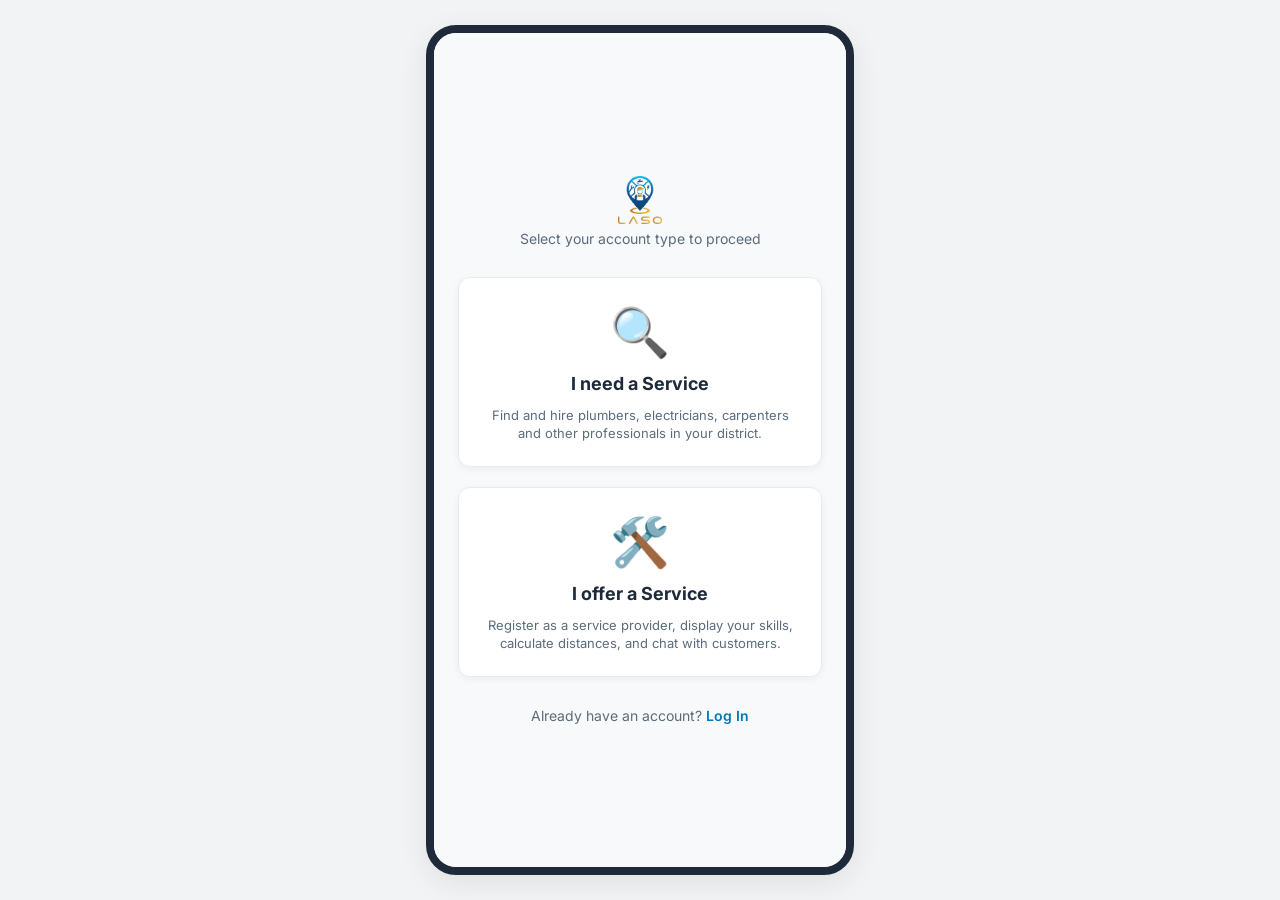
<file: LASO/frontend/index.html>
<!DOCTYPE html>
<html lang="en">
<head>
  <meta charset="UTF-8">
  <meta name="viewport" content="width=device-width, initial-scale=1.0">
  <title>LASO - Connecting Services</title>
  <link rel="stylesheet" href="styles/main.css">
  <style>
    .loading-screen {
      display: flex;
      flex-direction: column;
      align-items: center;
      justify-content: center;
      height: 100%;
      background-color: var(--bg-primary);
    }
    .spinner {
      border: 4px solid var(--border-color);
      width: 40px;
      height: 40px;
      border-radius: 50%;
      border-left-color: var(--primary-color);
      animation: spin 1s linear infinite;
      margin-top: 20px;
    }
    @keyframes spin {
      0% { transform: rotate(0deg); }
      100% { transform: rotate(360deg); }
    }
  </style>
  <script type="module">
    import { getSessionUser } from './js/utils.js';
    
    // Quick session routing
    setTimeout(() => {
      const user = getSessionUser();
      if (user) {
        window.location.href = `./pages/${user.userType}/dashboard.html`;
      } else {
        window.location.href = './pages/auth/user-type.html';
      }
    }, 500); // Small delay for smooth splash screen appearance
  </script>
</head>
<body>
  <div class="app-container">
    <div class="loading-screen">
      <h1 class="app-logo" style="font-size: 32px; justify-content: center; gap: 8px;">
        <img src="assets/logo.png" alt="LASO Logo" class="logo-img" onerror="this.style.display='none'; this.nextElementSibling.style.display='inline-block';" style="height: 44px; max-height: 44px; object-fit: contain;">
        <span class="logo-text" style="display: none;">LASO<span>.</span></span>
      </h1>
      <p style="color: var(--text-secondary); font-size: 14px; margin-top: 8px;">Sri Lanka's Service Locator</p>
      <div class="spinner"></div>
    </div>
  </div>
</body>
</html>
</file>
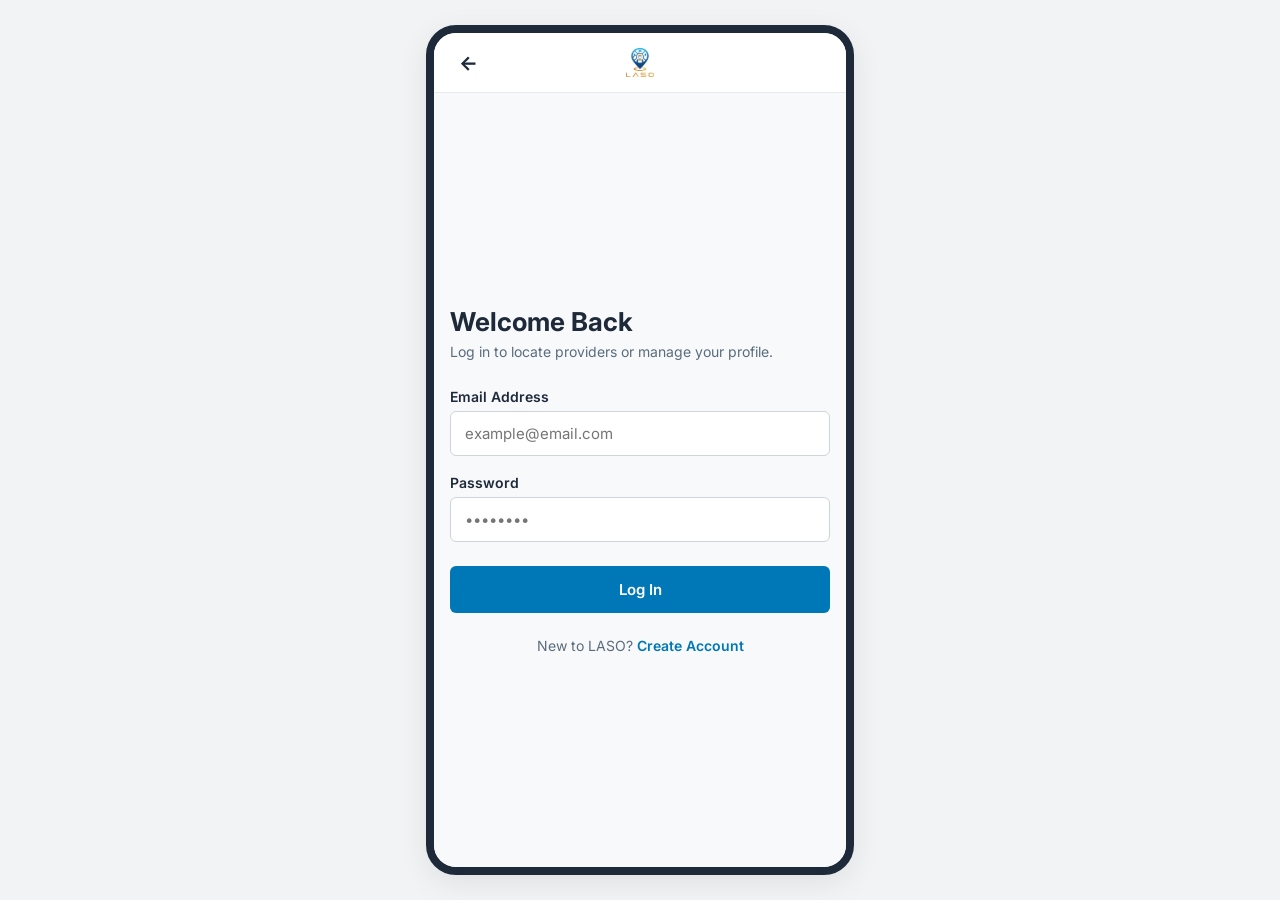
<file: LASO/frontend/pages/auth/login.html>
<!DOCTYPE html>
<html lang="en">
<head>
  <meta charset="UTF-8">
  <meta name="viewport" content="width=device-width, initial-scale=1.0">
  <title>LASO - Log In</title>
  <link rel="stylesheet" href="../../styles/main.css">
  <script type="module" src="../../js/auth.js"></script>
</head>
<body>
  <div class="app-container">
    <!-- Header -->
    <header class="app-header">
      <button class="header-action" onclick="window.location.href='user-type.html'" aria-label="Back">
        <span style="font-size: 20px; font-weight: bold; line-height: 1;">←</span>
      </button>
      <a href="../../index.html" class="app-logo" style="text-decoration: none;">
        <img src="../../assets/logo.png" alt="LASO Logo" class="logo-img" onerror="this.style.display='none'; this.nextElementSibling.style.display='inline-block';" style="height: 30px; max-height: 30px; object-fit: contain;">
        <span class="logo-text" style="display: none;">LASO<span>.</span></span>
      </a>
      <div style="width: 36px;"></div>
    </header>

    <!-- Content -->
    <div class="scrollable" style="display: flex; flex-direction: column; justify-content: center; padding-bottom: 20px;">
      <div class="animate-fade-in" style="width: 100%;">
        <h2 style="font-size: 26px; font-weight: 700; margin-bottom: 6px;">Welcome Back</h2>
        <p style="color: var(--text-secondary); font-size: 14px; margin-bottom: 28px;">Log in to locate providers or manage your profile.</p>

        <div id="error-alert" style="display: none; background-color: #ffe3e3; color: #d63031; padding: 12px; border-radius: var(--radius-sm); font-size: 14px; margin-bottom: 16px; font-weight: 500;"></div>

        <form id="login-form">
          <div class="form-group">
            <label for="email" class="form-label">Email Address</label>
            <input type="email" id="email" class="form-control" placeholder="example@email.com" required>
          </div>

          <div class="form-group" style="margin-bottom: 24px;">
            <label for="password" class="form-label">Password</label>
            <input type="password" id="password" class="form-control" placeholder="••••••••" required>
          </div>

          <button type="submit" class="btn btn-primary">Log In</button>
        </form>

        <div style="text-align: center; margin-top: 24px;">
          <p style="font-size: 14px; color: var(--text-secondary);">
            New to LASO? <a href="user-type.html" style="color: var(--primary-color); font-weight: 600; text-decoration: none;">Create Account</a>
          </p>
        </div>
      </div>
    </div>
  </div>
</body>
</html>
</file>
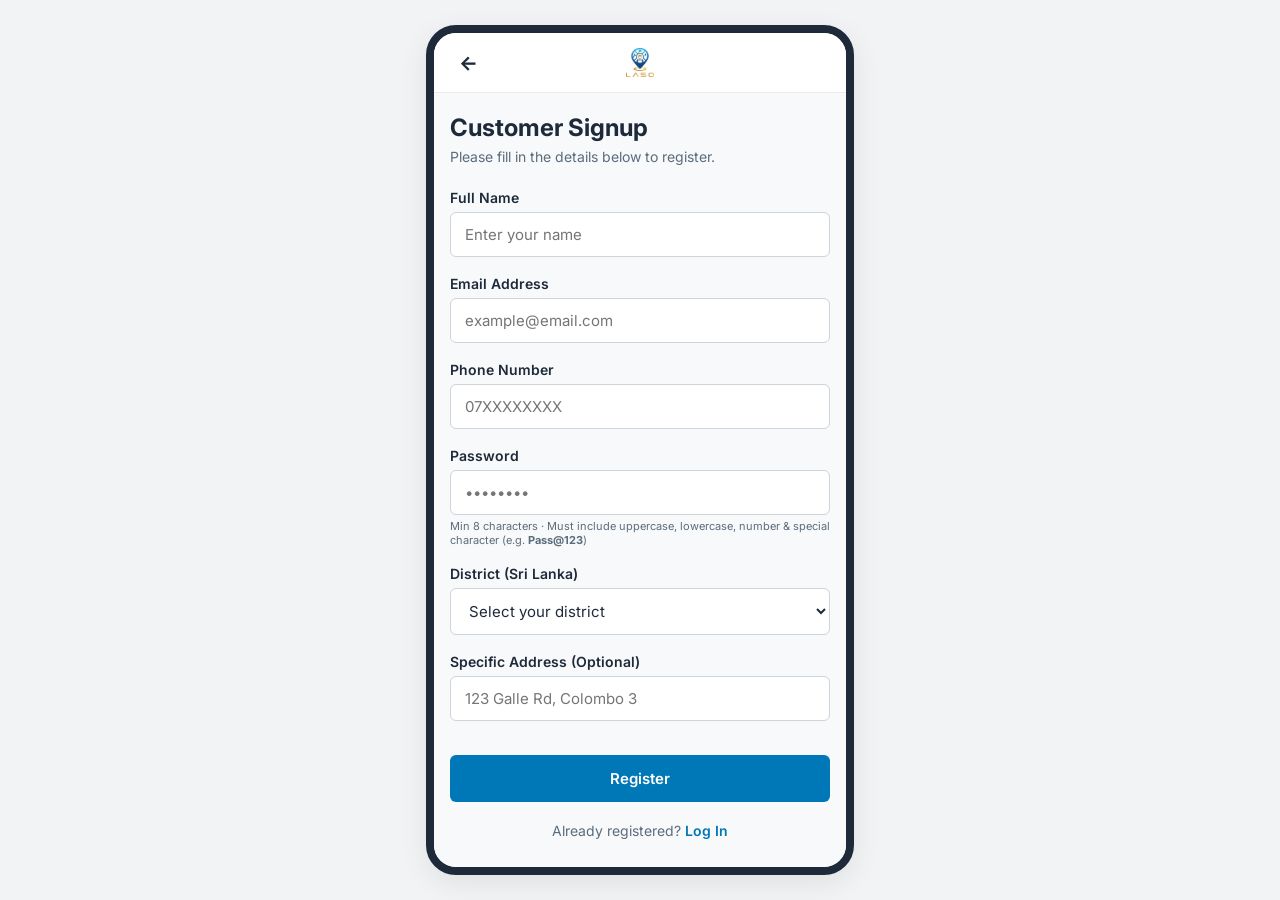
<file: LASO/frontend/pages/auth/register.html>
<!DOCTYPE html>
<html lang="en">
<head>
  <meta charset="UTF-8">
  <meta name="viewport" content="width=device-width, initial-scale=1.0">
  <title>LASO - Create Account</title>
  <link rel="stylesheet" href="../../styles/main.css">
  <style>
    .register-container {
      display: flex;
      flex-direction: column;
      height: 100%;
      background-color: var(--bg-primary);
    }
    .gps-row {
      display: grid;
      grid-template-columns: 1fr 1fr auto;
      align-items: flex-end;
      gap: 8px;
    }
  </style>
  <script type="module" src="../../js/auth.js"></script>
</head>
<body>
  <div class="app-container">
    <!-- Header -->
    <header class="app-header">
      <button class="header-action" onclick="window.location.href='user-type.html'" aria-label="Back">
        <span style="font-size: 20px; font-weight: bold; line-height: 1;">←</span>
      </button>
      <a href="../../index.html" class="app-logo" style="text-decoration: none;">
        <img src="../../assets/logo.png" alt="LASO Logo" class="logo-img" onerror="this.style.display='none'; this.nextElementSibling.style.display='inline-block';" style="height: 30px; max-height: 30px; object-fit: contain;">
        <span class="logo-text" style="display: none;">LASO<span>.</span></span>
      </a>
      <div style="width: 36px;"></div>
    </header>

    <!-- Scrollable Form Container -->
    <div class="scrollable">
      <div class="animate-fade-in">
        <h2 id="register-title" style="font-size: 24px; font-weight: 700; margin-bottom: 6px;">Create Account</h2>
        <p style="color: var(--text-secondary); font-size: 14px; margin-bottom: 24px;">Please fill in the details below to register.</p>

        <div id="error-alert" style="display: none; background-color: #ffe3e3; color: #d63031; padding: 12px; border-radius: var(--radius-sm); font-size: 14px; margin-bottom: 16px; font-weight: 500;"></div>

        <form id="register-form">
          <!-- Common Fields -->
          <div class="form-group">
            <label for="name" class="form-label">Full Name</label>
            <input type="text" id="name" class="form-control" placeholder="Enter your name" required>
          </div>

          <div class="form-group">
            <label for="email" class="form-label">Email Address</label>
            <input type="email" id="email" class="form-control" placeholder="example@email.com" required>
          </div>

          <div class="form-group">
            <label for="phone" class="form-label">Phone Number</label>
            <input type="tel" id="phone" class="form-control" placeholder="07XXXXXXXX" required>
          </div>

          <div class="form-group">
            <label for="password" class="form-label">Password</label>
           <input type="password" id="password" class="form-control" placeholder="••••••••" required>
<p style="font-size: 11px; color: var(--text-secondary); margin-top: 4px;">
  Min 8 characters · Must include uppercase, lowercase, number &amp; special character (e.g. <strong>Pass@123</strong>)
</p>
          </div>

          <div class="form-group">
            <label for="district" class="form-label">District (Sri Lanka)</label>
            <select id="district" class="form-control" required>
              <option value="" disabled selected>Select your district</option>
              <option value="Colombo">Colombo</option>
              <option value="Gampaha">Gampaha</option>
              <option value="Kalutara">Kalutara</option>
              <option value="Kandy">Kandy</option>
              <option value="Matale">Matale</option>
              <option value="Nuwara Eliya">Nuwara Eliya</option>
              <option value="Galle">Galle</option>
              <option value="Matara">Matara</option>
              <option value="Hambantota">Hambantota</option>
              <option value="Jaffna">Jaffna</option>
              <option value="Kilinochchi">Kilinochchi</option>
              <option value="Mannar">Mannar</option>
              <option value="Vavuniya">Vavuniya</option>
              <option value="Mullaitivu">Mullaitivu</option>
              <option value="Batticaloa">Batticaloa</option>
              <option value="Ampara">Ampara</option>
              <option value="Trincomalee">Trincomalee</option>
              <option value="Kurunegala">Kurunegala</option>
              <option value="Puttalam">Puttalam</option>
              <option value="Anuradhapura">Anuradhapura</option>
              <option value="Polonnaruwa">Polonnaruwa</option>
              <option value="Badulla">Badulla</option>
              <option value="Moneragala">Moneragala</option>
              <option value="Ratnapura">Ratnapura</option>
              <option value="Kegalle">Kegalle</option>
            </select>
          </div>

          <div class="form-group">
            <label for="address" class="form-label">Specific Address (Optional)</label>
            <input type="text" id="address" class="form-control" placeholder="123 Galle Rd, Colombo 3">
          </div>

          <!-- Provider-Only Fields -->
          <div id="provider-only-fields" style="display: none;">
            <div class="form-group">
              <label for="service-type" class="form-label">Service Category</label>
              <select id="service-type" class="form-control">
                <option value="" disabled selected>Select service you offer</option>
                <option value="plumbing">🧰 Plumbing</option>
                <option value="electrical">⚡ Electrical</option>
                <option value="carpentry">🔨 Carpentry</option>
                <option value="masonry">🧱 Masonry</option>
                <option value="painting">🎨 Painting</option>
                <option value="appliance">📺 Appliance Repair</option>
                <option value="ac">❄️ AC Repair & Maintenance</option>
                <option value="cleaning">🧹 Cleaning Services</option>
              </select>
            </div>

            <div class="form-group">
              <label class="form-label">GPS Coordinates</label>
              <div class="gps-row">
                <div>
                  <span class="text-xs text-secondary">Latitude</span>
                  <input type="number" id="lat" class="form-control" step="any" placeholder="Latitude" style="padding: 10px 8px; font-size: 13px;">
                </div>
                <div>
                  <span class="text-xs text-secondary">Longitude</span>
                  <input type="number" id="lon" class="form-control" step="any" placeholder="Longitude" style="padding: 10px 8px; font-size: 13px;">
                </div>
                <button type="button" id="btn-gps" class="btn btn-secondary" style="padding: 10px 12px; margin-top: 18px; font-size: 13px; height: 42px;">
                  🎯 Get GPS
                </button>
              </div>
              <p style="font-size: 11px; color: var(--text-secondary); margin-top: 4px;">Provides distance calculation. If left empty, default district center will be used.</p>
            </div>

            <div class="form-group">
              <label for="description" class="form-label">Short Description of Services</label>
              <textarea id="description" class="form-control" placeholder="Describe your experience, rates, or general service offers..."></textarea>
            </div>
          </div>

          <button type="submit" class="btn btn-primary" style="margin-top: 16px;">Register</button>
        </form>

        <div style="text-align: center; margin-top: 20px;">
          <p style="font-size: 14px; color: var(--text-secondary);">
            Already registered? <a href="login.html" style="color: var(--primary-color); font-weight: 600; text-decoration: none;">Log In</a>
          </p>
        </div>
      </div>
    </div>
  </div>
</body>
</html>
</file>
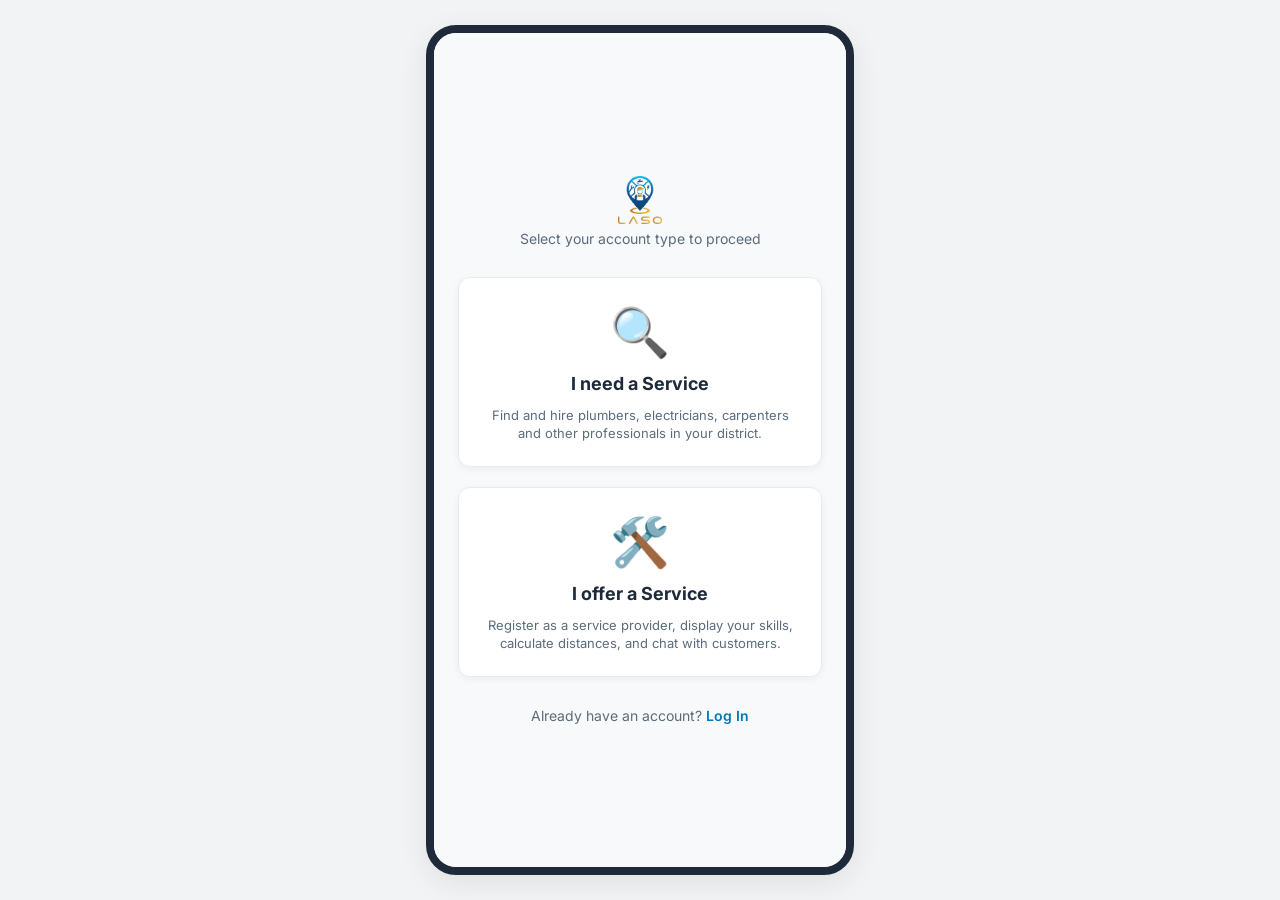
<file: LASO/frontend/pages/auth/user-type.html>
<!DOCTYPE html>
<html lang="en">
<head>
  <meta charset="UTF-8">
  <meta name="viewport" content="width=device-width, initial-scale=1.0">
  <title>LASO - Choose Account Type</title>
  <link rel="stylesheet" href="../../styles/main.css">
  <style>
    .type-container {
      display: flex;
      flex-direction: column;
      justify-content: center;
      height: 100%;
      padding: 24px;
      gap: 20px;
      background-color: var(--bg-secondary);
    }
    .type-card {
      border: 1px solid var(--border-color);
      border-radius: var(--radius-md);
      padding: 24px;
      background-color: var(--card-bg);
      text-align: center;
      cursor: pointer;
      transition: var(--transition-normal);
      box-shadow: var(--shadow-card);
      display: flex;
      flex-direction: column;
      align-items: center;
      gap: 12px;
    }
    .type-card:hover {
      border-color: var(--primary-color);
      transform: translateY(-4px);
      box-shadow: var(--shadow-soft);
    }
    .type-icon {
      font-size: 48px;
    }
    .type-title {
      font-size: 18px;
      font-weight: 700;
      color: var(--text-primary);
    }
    .type-desc {
      font-size: 13px;
      color: var(--text-secondary);
      line-height: 1.4;
    }
  </style>
</head>
<body>
  <div class="app-container">
    <div class="type-container">
      <div style="text-align: center; margin-bottom: 10px;">
        <h1 class="app-logo" style="font-size: 36px; justify-content: center; margin-bottom: 6px; gap: 8px;">
          <img src="../../assets/logo.png" alt="LASO Logo" class="logo-img" onerror="this.style.display='none'; this.nextElementSibling.style.display='inline-block';" style="height: 48px; max-height: 48px; object-fit: contain;">
          <span class="logo-text" style="display: none;">LASO<span>.</span></span>
        </h1>
        <p style="color: var(--text-secondary); font-size: 14px;">Select your account type to proceed</p>
      </div>

      <div class="type-card" onclick="window.location.href='register.html?type=customer'" role="button" tabindex="0">
        <div class="type-icon">🔍</div>
        <div class="type-title">I need a Service</div>
        <div class="type-desc">Find and hire plumbers, electricians, carpenters and other professionals in your district.</div>
      </div>

      <div class="type-card" onclick="window.location.href='register.html?type=provider'" role="button" tabindex="0">
        <div class="type-icon">🛠️</div>
        <div class="type-title">I offer a Service</div>
        <div class="type-desc">Register as a service provider, display your skills, calculate distances, and chat with customers.</div>
      </div>

      <div style="text-align: center; margin-top: 10px;">
        <p style="font-size: 14px; color: var(--text-secondary);">
          Already have an account? <a href="login.html" style="color: var(--primary-color); font-weight: 600; text-decoration: none;">Log In</a>
        </p>
      </div>
    </div>
  </div>
</body>
</html>
</file>
<file: LASO/frontend/styles/main.css>
@import url('https://fonts.googleapis.com/css2?family=Inter:wght@300;400;500;600;700&display=swap');

:root {
  --bg-primary: #ffffff;
  --bg-secondary: #f8f9fa;
  --card-bg: #ffffff;
  --text-primary: #1e2a3a;
  --text-secondary: #5a6c7d;
  --border-color: #e9ecef;
  --primary-color: #0077b6;
  --primary-hover: #005f92;
  --primary-light: rgba(0, 119, 182, 0.08);
  --shadow-soft: 0 4px 12px rgba(0, 0, 0, 0.04);
  --shadow-card: 0 2px 8px rgba(0, 0, 0, 0.05);
  --shadow-nav: 0 -2px 10px rgba(0, 0, 0, 0.05);
  --shadow-focus: 0 0 0 3px rgba(0, 119, 182, 0.2);
  --radius-sm: 6px;
  --radius-md: 12px;
  --radius-lg: 20px;
  --transition-fast: 0.2s cubic-bezier(0.4, 0, 0.2, 1);
  --transition-normal: 0.3s cubic-bezier(0.4, 0, 0.2, 1);
}

/* Reset and base styles */
* {
  margin: 0;
  padding: 0;
  box-sizing: border-box;
  font-family: 'Inter', -apple-system, BlinkMacSystemFont, "Segoe UI", Roboto, sans-serif;
  -webkit-tap-highlight-color: transparent;
}

body {
  background-color: #f1f3f5;
  color: var(--text-primary);
  display: flex;
  justify-content: center;
  align-items: center;
  min-height: 100vh;
  margin: 0;
}

/* App Wrapper for Phone Aspect Ratio on Desktop */
.app-container {
  width: 100%;
  max-width: 428px;
  height: 100vh;
  min-height: 550px;
  background-color: var(--bg-primary);
  position: relative;
  display: flex;
  flex-direction: column;
  box-shadow: 0 8px 30px rgba(0, 0, 0, 0.08);
  overflow: hidden;
}

@media (min-width: 435px) {
  .app-container {
    height: 850px;
    border-radius: 30px;
    border: 8px solid #1e2a3a;
  }
}

/* Scrollable Container without visible Scrollbar */
.scrollable {
  flex: 1;
  overflow-y: auto;
  scrollbar-width: none; /* Firefox */
  -ms-overflow-style: none; /* IE/Edge */
  padding: 20px 16px 90px 16px;
  background-color: var(--bg-secondary);
}

.scrollable::-webkit-scrollbar {
  display: none; /* Chrome/Safari */
}

/* App Bar / Header */
.app-header {
  height: 60px;
  background-color: var(--bg-primary);
  border-bottom: 1px solid var(--border-color);
  display: flex;
  align-items: center;
  justify-content: space-between;
  padding: 0 16px;
  z-index: 10;
  flex-shrink: 0;
}

.app-logo {
  text-decoration: none;
  display: flex;
  align-items: center;
  gap: 8px;
}

.logo-text {
  font-size: 22px;
  font-weight: 800;
  color: var(--text-primary);
  letter-spacing: 1.5px;
}

.logo-text span {
  color: var(--primary-color);
}

.logo-img {
  max-height: 30px;
  object-fit: contain;
  vertical-align: middle;
}

.header-action {
  background: none;
  border: none;
  font-size: 20px;
  cursor: pointer;
  color: var(--text-primary);
  width: 36px;
  height: 36px;
  border-radius: 50%;
  display: flex;
  align-items: center;
  justify-content: center;
  transition: var(--transition-fast);
}

.header-action:hover {
  background-color: var(--bg-secondary);
}

/* Bottom Navigation Bar */
.bottom-nav {
  position: absolute;
  bottom: 0;
  left: 0;
  right: 0;
  height: 70px;
  background-color: var(--bg-primary);
  border-top: 1px solid var(--border-color);
  box-shadow: var(--shadow-nav);
  display: flex;
  justify-content: space-around;
  align-items: center;
  z-index: 10;
  padding: 0 10px;
  padding-bottom: env(safe-area-inset-bottom);
}

.nav-item {
  display: flex;
  flex-direction: column;
  align-items: center;
  text-decoration: none;
  color: var(--text-secondary);
  font-size: 11px;
  font-weight: 500;
  transition: color 0.3s ease, font-weight 0.3s ease;
  cursor: pointer;
  background: none;
  border: none;
  gap: 2px;
  width: 65px;
  height: 100%;
  justify-content: center;
  position: relative;
}

.nav-icon-container {
  display: flex;
  align-items: center;
  justify-content: center;
  width: 32px;
  height: 32px;
  transition: transform 0.3s cubic-bezier(0.175, 0.885, 0.32, 1.275), box-shadow 0.3s ease, background-color 0.3s ease, border-color 0.3s ease;
}

.nav-svg {
  width: 22px;
  height: 22px;
  stroke: var(--text-secondary);
  transition: stroke 0.3s ease, transform 0.3s ease;
}

.nav-label {
  transition: transform 0.3s ease, opacity 0.3s ease;
}

/* Hover & Active States */
.nav-item:hover {
  color: var(--primary-color);
}

.nav-item:hover .nav-icon-container {
  transform: translateY(-3px);
}

.nav-item:hover .nav-svg {
  stroke: var(--primary-color);
}

.nav-item.active {
  color: var(--primary-color);
  font-weight: 700;
}

.nav-item.active .nav-icon-container {
  background-color: var(--bg-primary);
  border: 2px solid var(--primary-color);
  border-radius: 40%;
  width: 44px;
  height: 44px;
  transform: translateY(-8px);
  box-shadow: 0 4px 0 var(--primary-color), 0 4px 8px rgba(0, 119, 182, 0.15);
}

.nav-item.active .nav-svg {
  stroke: var(--primary-color);
  transform: scale(1.05);
}

/* Tactile Pressed 3D click feedback */
.nav-item:active .nav-icon-container {
  transform: translateY(-2px);
  box-shadow: 0 2px 0 var(--primary-color), 0 2px 4px rgba(0, 119, 182, 0.15);
}

/* 3D block colored line at the bottom of active item */
.nav-item::after {
  content: '';
  position: absolute;
  bottom: 2px;
  width: 20px;
  height: 3px;
  border-radius: 1.5px;
  background-color: var(--primary-color);
  transform: scaleX(0);
  transition: transform 0.3s cubic-bezier(0.175, 0.885, 0.32, 1.275);
}

.nav-item.active::after {
  transform: scaleX(1);
}

/* Cards */
.card {
  background-color: var(--card-bg);
  border-radius: var(--radius-md);
  border: 1px solid var(--border-color);
  box-shadow: var(--shadow-card);
  padding: 16px;
  margin-bottom: 16px;
  transition: var(--transition-normal);
}

.card:hover {
  transform: translateY(-2px);
  box-shadow: var(--shadow-soft);
}

/* Forms & Input fields */
.form-group {
  margin-bottom: 18px;
}

.form-label {
  display: block;
  font-size: 14px;
  font-weight: 600;
  color: var(--text-primary);
  margin-bottom: 6px;
}

.form-control {
  width: 100%;
  padding: 12px 14px;
  background-color: var(--bg-primary);
  border: 1px solid #ced4da;
  border-radius: var(--radius-sm);
  color: var(--text-primary);
  font-size: 15px;
  transition: border-color 0.15s ease-in-out, box-shadow 0.15s ease-in-out;
}

.form-control:focus {
  outline: none;
  border-color: var(--primary-color);
  box-shadow: var(--shadow-focus);
}

textarea.form-control {
  min-height: 100px;
  resize: none;
}

.form-check {
  display: flex;
  align-items: center;
  gap: 8px;
  cursor: pointer;
}

/* Buttons */
.btn {
  display: inline-flex;
  align-items: center;
  justify-content: center;
  width: 100%;
  padding: 14px;
  border-radius: var(--radius-sm);
  border: none;
  font-size: 15px;
  font-weight: 600;
  cursor: pointer;
  transition: var(--transition-fast);
  gap: 8px;
}

.btn-primary {
  background-color: var(--primary-color);
  color: #ffffff;
}

.btn-primary:hover {
  background-color: var(--primary-hover);
}

.btn-primary:active {
  transform: scale(0.98);
}

.btn-secondary {
  background-color: var(--bg-secondary);
  color: var(--text-primary);
  border: 1px solid var(--border-color);
}

.btn-secondary:hover {
  background-color: var(--border-color);
}

.btn-secondary:active {
  transform: scale(0.98);
}

.btn-text {
  background: none;
  border: none;
  color: var(--primary-color);
  padding: 8px;
  width: auto;
  font-size: 14px;
}

.btn-text:hover {
  text-decoration: underline;
}

/* Category Chips */
.chips-container {
  display: flex;
  gap: 8px;
  overflow-x: auto;
  padding: 4px 0 12px 0;
  scrollbar-width: none;
  -ms-overflow-style: none;
}

.chips-container::-webkit-scrollbar {
  display: none;
}

.chip {
  flex-shrink: 0;
  padding: 8px 14px;
  border-radius: var(--radius-lg);
  background-color: var(--card-bg);
  border: 1px solid var(--border-color);
  font-size: 13px;
  font-weight: 500;
  color: var(--text-secondary);
  cursor: pointer;
  transition: var(--transition-fast);
  display: flex;
  align-items: center;
  gap: 6px;
}

.chip:hover {
  border-color: var(--primary-color);
  color: var(--primary-color);
}

.chip.active {
  background-color: var(--primary-color);
  color: #ffffff;
  border-color: var(--primary-color);
}

/* Badge and Rating Stars */
.rating-stars {
  color: #ffb703;
  display: flex;
  align-items: center;
  gap: 2px;
}

.badge {
  display: inline-flex;
  align-items: center;
  justify-content: center;
  padding: 4px 8px;
  border-radius: var(--radius-sm);
  font-size: 12px;
  font-weight: 600;
}

.badge-info {
  background-color: var(--primary-light);
  color: var(--primary-color);
}

/* Chat styles */
.message-bubble {
  max-width: 80%;
  padding: 12px 16px;
  border-radius: var(--radius-md);
  margin-bottom: 12px;
  font-size: 14px;
  line-height: 1.4;
}

.message-sent {
  background-color: var(--primary-color);
  color: #ffffff;
  align-self: flex-end;
  border-bottom-right-radius: 2px;
}

.message-received {
  background-color: var(--bg-primary);
  color: var(--text-primary);
  border: 1px solid var(--border-color);
  align-self: flex-start;
  border-bottom-left-radius: 2px;
}

.chat-container {
  display: flex;
  flex-direction: column;
  gap: 4px;
  padding: 10px 0;
}

.chat-input-bar {
  display: flex;
  gap: 8px;
  padding: 12px 16px;
  background-color: var(--bg-primary);
  border-top: 1px solid var(--border-color);
  position: absolute;
  bottom: 0;
  left: 0;
  right: 0;
}

/* Search bar styling */
.search-wrapper {
  position: relative;
  margin-bottom: 16px;
}

.search-input {
  padding-left: 40px;
}

.search-icon {
  position: absolute;
  left: 14px;
  top: 50%;
  transform: translateY(-50%);
  color: var(--text-secondary);
  font-size: 16px;
  pointer-events: none;
}

/* Animations */
@keyframes slideInUp {
  from {
    transform: translateY(20px);
    opacity: 0;
  }
  to {
    transform: translateY(0);
    opacity: 1;
  }
}

.animate-fade-in {
  animation: slideInUp 0.3s cubic-bezier(0.16, 1, 0.3, 1) forwards;
}

/* Utilities */
.text-center { text-align: center; }
.mt-4 { margin-top: 16px; }
.mb-4 { margin-bottom: 16px; }
.w-full { width: 100%; }
.flex { display: flex; }
.flex-col { flex-direction: column; }
.items-center { align-items: center; }
.justify-between { justify-content: space-between; }
.gap-8 { gap: 8px; }
.font-semibold { font-weight: 600; }
.text-sm { font-size: 13px; }
.text-xs { font-size: 11px; }
.text-secondary { color: var(--text-secondary); }

/* Premium Glassmorphic Notification Toast */
.toast-notification {
  position: absolute;
  top: 70px;
  left: 16px;
  right: 16px;
  background: rgba(255, 255, 255, 0.92);
  backdrop-filter: blur(12px);
  border: 1px solid rgba(0, 119, 182, 0.18);
  border-radius: var(--radius-md);
  padding: 12px 16px;
  box-shadow: 0 10px 25px rgba(0, 0, 0, 0.08);
  display: flex;
  align-items: center;
  gap: 12px;
  z-index: 999;
  transform: translateY(-120px);
  opacity: 0;
  transition: transform 0.4s cubic-bezier(0.175, 0.885, 0.32, 1.275), opacity 0.4s ease;
}

.toast-notification.show {
  transform: translateY(0);
  opacity: 1;
}

.toast-icon {
  font-size: 22px;
  background: var(--primary-light);
  width: 40px;
  height: 40px;
  border-radius: 50%;
  display: flex;
  align-items: center;
  justify-content: center;
  flex-shrink: 0;
}

.toast-body {
  flex: 1;
  min-width: 0;
}

.toast-title {
  font-size: 13px;
  font-weight: 700;
  color: var(--text-primary);
  margin-bottom: 2px;
}

.toast-message {
  font-size: 12px;
  color: var(--text-secondary);
  line-height: 1.35;
  white-space: nowrap;
  overflow: hidden;
  text-overflow: ellipsis;
}
</file>
